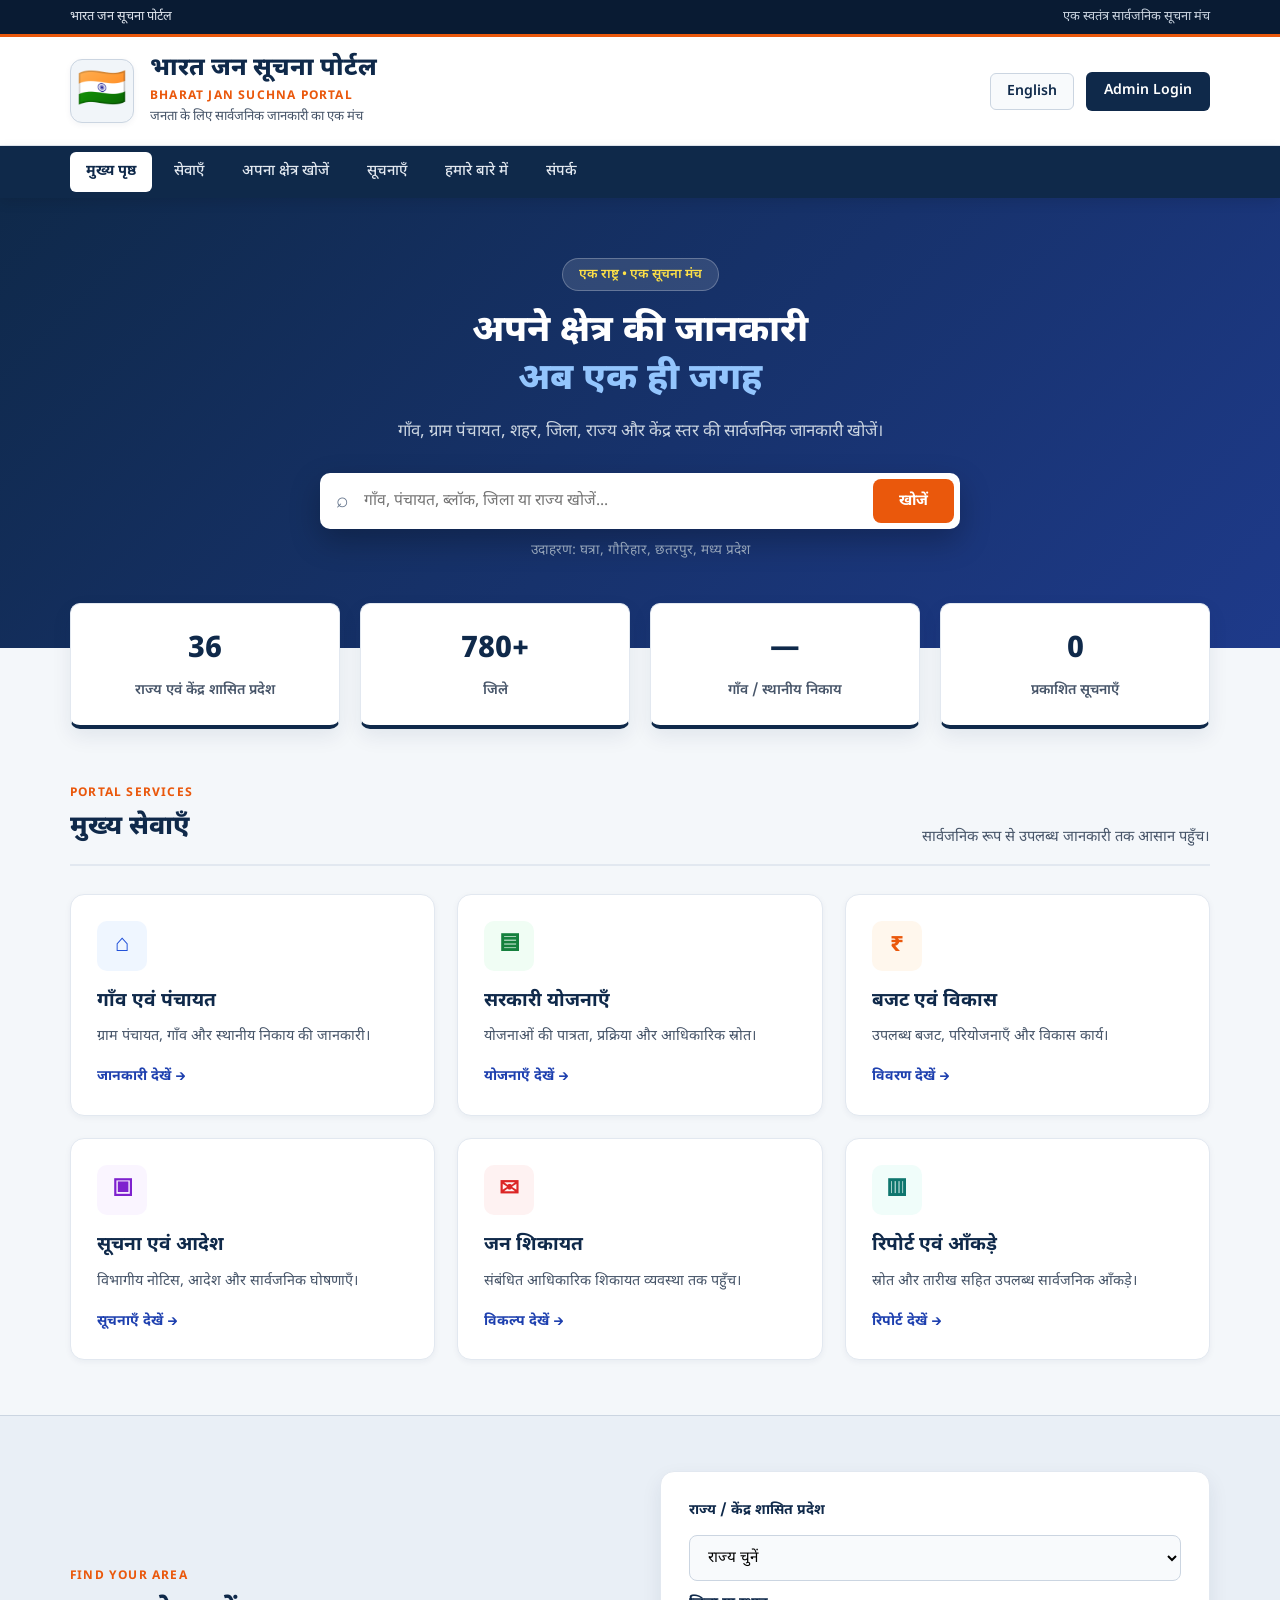
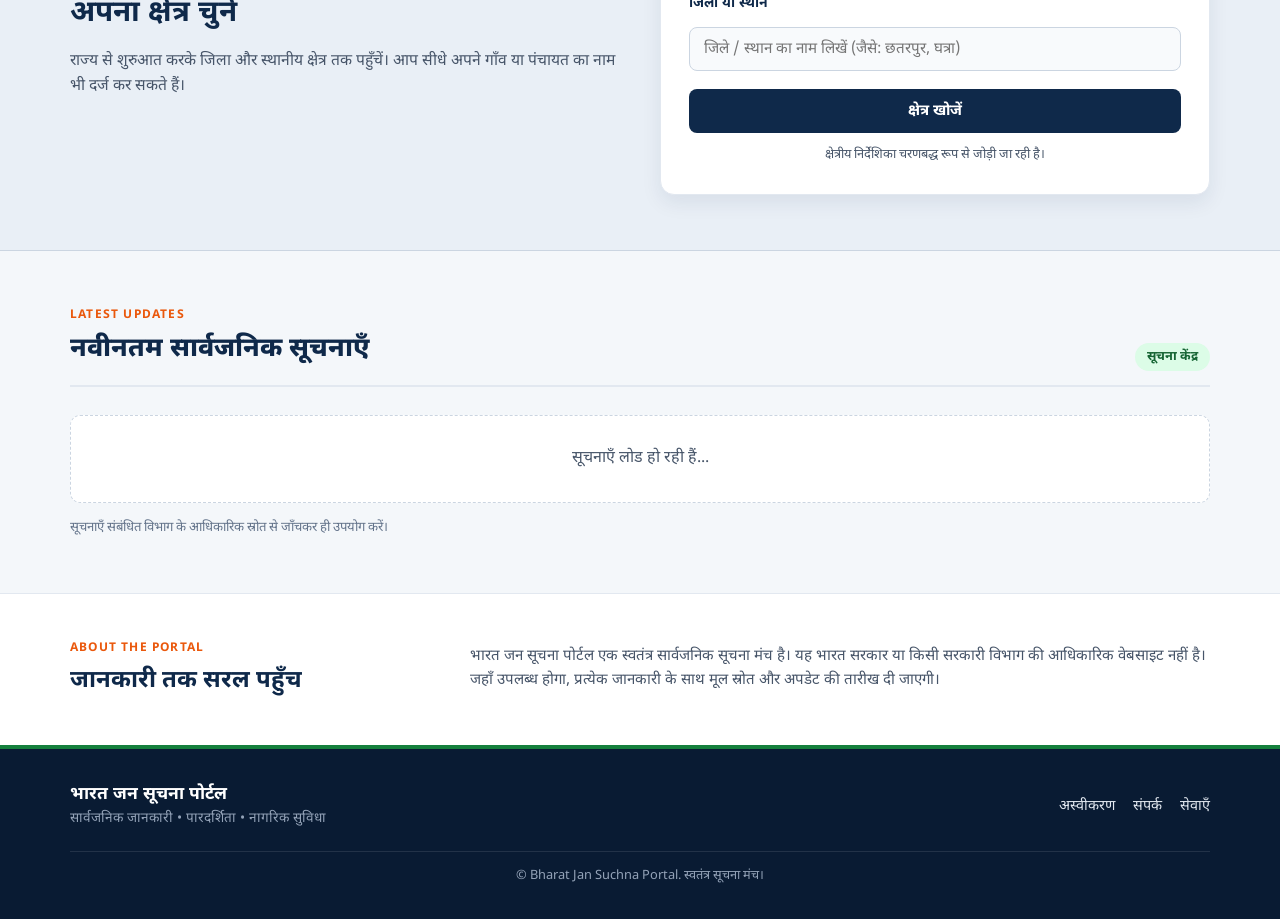
<file: index.html>
<!DOCTYPE html>
<html lang="hi">
<head>
  <meta charset="UTF-8">
  <meta name="viewport" content="width=device-width, initial-scale=1.0">
  <meta name="description" content="भारत जन सूचना पोर्टल — सार्वजनिक जानकारी, सरकारी योजनाएँ और स्थानीय विकास की जानकारी एक जगह।">
  <title>भारत जन सूचना पोर्टल | Bharat Jan Suchna Portal</title>
  <!-- Google Fonts for Clean Hindi & English Typography -->
  <link rel="preconnect" href="https://fonts.googleapis.com">
  <link rel="preconnect" href="https://fonts.gstatic.com" crossorigin>
  <link href="https://fonts.googleapis.com/css2?family=Noto+Sans+Devanagari:wght@400;500;600;700;800&family=Plus+Jakarta+Sans:wght@400;500;600;700&display=swap" rel="stylesheet">
  <!-- Main Stylesheet -->
  <link rel="stylesheet" href="css/style.css">
</head>
<body>
  <!-- Top Accessibility Strip -->
  <div class="top-strip">
    <div class="container top-inner">
      <span>भारत जन सूचना पोर्टल</span>
      <span class="top-right">एक स्वतंत्र सार्वजनिक सूचना मंच</span>
    </div>
  </div>

  <!-- Masthead / Brand Header -->
  <header class="masthead">
    <div class="container brand-row">
      <div class="brand-left">
        <div class="emblem" aria-hidden="true">🇮🇳</div>
        <div class="brand-copy">
          <h1>भारत जन सूचना पोर्टल</h1>
          <p>BHARAT JAN SUCHNA PORTAL</p>
          <small>जनता के लिए सार्वजनिक जानकारी का एक मंच</small>
        </div>
      </div>
      <div class="header-actions">
        <button class="language-btn" id="languageBtn" type="button">English</button>
        <a class="login-btn" href="admin.html" aria-label="एडमिन लॉगिन">Admin Login</a>
      </div>
    </div>
  </header>

  <!-- Main Navigation -->
  <nav class="main-nav">
    <div class="container nav-inner">
      <a class="active" href="index.html">मुख्य पृष्ठ</a>
      <a href="#services">सेवाएँ</a>
      <a href="#explore">अपना क्षेत्र खोजें</a>
      <a href="#notices">सूचनाएँ</a>
      <a href="#about">हमारे बारे में</a>
      <a href="#contact">संपर्क</a>
    </div>
  </nav>

  <main>
    <!-- Hero Section -->
    <section class="hero">
      <div class="container hero-content">
        <div class="hero-label">एक राष्ट्र • एक सूचना मंच</div>
        <h2>अपने क्षेत्र की जानकारी<br><span>अब एक ही जगह</span></h2>
        <p>गाँव, ग्राम पंचायत, शहर, जिला, राज्य और केंद्र स्तर की सार्वजनिक जानकारी खोजें।</p>
        <form class="search-box" id="areaSearch">
          <span class="search-icon" aria-hidden="true">⌕</span>
          <input id="searchInput" type="search" placeholder="गाँव, पंचायत, ब्लॉक, जिला या राज्य खोजें..." aria-label="क्षेत्र खोजें" required>
          <button type="submit">खोजें</button>
        </form>
        <div class="search-hint">उदाहरण: घत्रा, गौरिहार, छतरपुर, मध्य प्रदेश</div>
      </div>
    </section>

    <!-- Portal Statistics Section -->
    <section class="container stats-section" aria-label="पोर्टल आँकड़े">
      <div class="stat-card">
        <strong id="statesCount">36</strong>
        <span>राज्य एवं केंद्र शासित प्रदेश</span>
      </div>
      <div class="stat-card">
        <strong id="districtsCount">780+</strong>
        <span>जिले</span>
      </div>
      <div class="stat-card">
        <strong id="villagesCount">—</strong>
        <span>गाँव / स्थानीय निकाय</span>
      </div>
      <div class="stat-card">
        <strong id="noticesCount">0</strong>
        <span>प्रकाशित सूचनाएँ</span>
      </div>
    </section>

    <!-- Core Services Section -->
    <section class="container content-section" id="services">
      <div class="section-heading">
        <div>
          <span class="eyebrow">PORTAL SERVICES</span>
          <h2>मुख्य सेवाएँ</h2>
        </div>
        <p>सार्वजनिक रूप से उपलब्ध जानकारी तक आसान पहुँच।</p>
      </div>
      <div class="service-grid">
        <a class="service-card" href="states.html">
          <span class="service-icon blue">⌂</span>
          <h3>गाँव एवं पंचायत</h3>
          <p>ग्राम पंचायत, गाँव और स्थानीय निकाय की जानकारी।</p>
          <b>जानकारी देखें →</b>
        </a>
        <a class="service-card" href="schemes.html">
          <span class="service-icon green">▤</span>
          <h3>सरकारी योजनाएँ</h3>
          <p>योजनाओं की पात्रता, प्रक्रिया और आधिकारिक स्रोत।</p>
          <b>योजनाएँ देखें →</b>
        </a>
        <a class="service-card" href="budget.html">
          <span class="service-icon orange">₹</span>
          <h3>बजट एवं विकास</h3>
          <p>उपलब्ध बजट, परियोजनाएँ और विकास कार्य।</p>
          <b>विवरण देखें →</b>
        </a>
        <a class="service-card" href="notices.html">
          <span class="service-icon purple">▣</span>
          <h3>सूचना एवं आदेश</h3>
          <p>विभागीय नोटिस, आदेश और सार्वजनिक घोषणाएँ।</p>
          <b>सूचनाएँ देखें →</b>
        </a>
        <a class="service-card" href="complaints.html">
          <span class="service-icon red">✉</span>
          <h3>जन शिकायत</h3>
          <p>संबंधित आधिकारिक शिकायत व्यवस्था तक पहुँच।</p>
          <b>विकल्प देखें →</b>
        </a>
        <a class="service-card" href="reports.html">
          <span class="service-icon teal">▥</span>
          <h3>रिपोर्ट एवं आँकड़े</h3>
          <p>स्रोत और तारीख सहित उपलब्ध सार्वजनिक आँकड़े।</p>
          <b>रिपोर्ट देखें →</b>
        </a>
      </div>
    </section>

    <!-- Explore Your Area Section -->
    <section class="explore-section" id="explore">
      <div class="container explore-grid">
        <div class="explore-copy">
          <span class="eyebrow">FIND YOUR AREA</span>
          <h2>अपना क्षेत्र चुनें</h2>
          <p>राज्य से शुरुआत करके जिला और स्थानीय क्षेत्र तक पहुँचें। आप सीधे अपने गाँव या पंचायत का नाम भी दर्ज कर सकते हैं।</p>
        </div>
        <div class="select-panel">
          <label for="stateSelect">राज्य / केंद्र शासित प्रदेश</label>
          <select id="stateSelect">
            <option value="">राज्य चुनें</option>
          </select>
          <label for="districtInput">जिला या स्थान</label>
          <input id="districtInput" type="text" placeholder="जिले / स्थान का नाम लिखें (जैसे: छतरपुर, घत्रा)">
          <button type="button" id="exploreBtn">क्षेत्र खोजें</button>
          <small>क्षेत्रीय निर्देशिका चरणबद्ध रूप से जोड़ी जा रही है।</small>
        </div>
      </div>
    </section>

    <!-- Latest Public Notices Section -->
    <section class="container content-section notices-section" id="notices">
      <div class="section-heading">
        <div>
          <span class="eyebrow">LATEST UPDATES</span>
          <h2>नवीनतम सार्वजनिक सूचनाएँ</h2>
        </div>
        <span class="status-pill">सूचना केंद्र</span>
      </div>
      <div id="noticeList" class="notice-list">
        <div class="empty-state">सूचनाएँ लोड हो रही हैं...</div>
      </div>
      <p class="disclaimer">सूचनाएँ संबंधित विभाग के आधिकारिक स्रोत से जाँचकर ही उपयोग करें।</p>
    </section>

    <!-- About Band -->
    <section class="about-band" id="about">
      <div class="container about-inner">
        <div>
          <span class="eyebrow">ABOUT THE PORTAL</span>
          <h2>जानकारी तक सरल पहुँच</h2>
        </div>
        <p>भारत जन सूचना पोर्टल एक स्वतंत्र सार्वजनिक सूचना मंच है। यह भारत सरकार या किसी सरकारी विभाग की आधिकारिक वेबसाइट नहीं है। जहाँ उपलब्ध होगा, प्रत्येक जानकारी के साथ मूल स्रोत और अपडेट की तारीख दी जाएगी।</p>
      </div>
    </section>
  </main>

  <!-- Footer -->
  <footer id="contact">
    <div class="container footer-inner">
      <div>
        <strong>भारत जन सूचना पोर्टल</strong>
        <p>सार्वजनिक जानकारी • पारदर्शिता • नागरिक सुविधा</p>
      </div>
      <div class="footer-links">
        <a href="#about">अस्वीकरण</a>
        <a href="#contact">संपर्क</a>
        <a href="#services">सेवाएँ</a>
      </div>
      <small>© <span id="year"></span> Bharat Jan Suchna Portal. स्वतंत्र सूचना मंच।</small>
    </div>
  </footer>

  <!-- Modular JS with Firebase Integration -->
  <script type="module" src="js/home.js"></script>
</body>
</html>
</file>
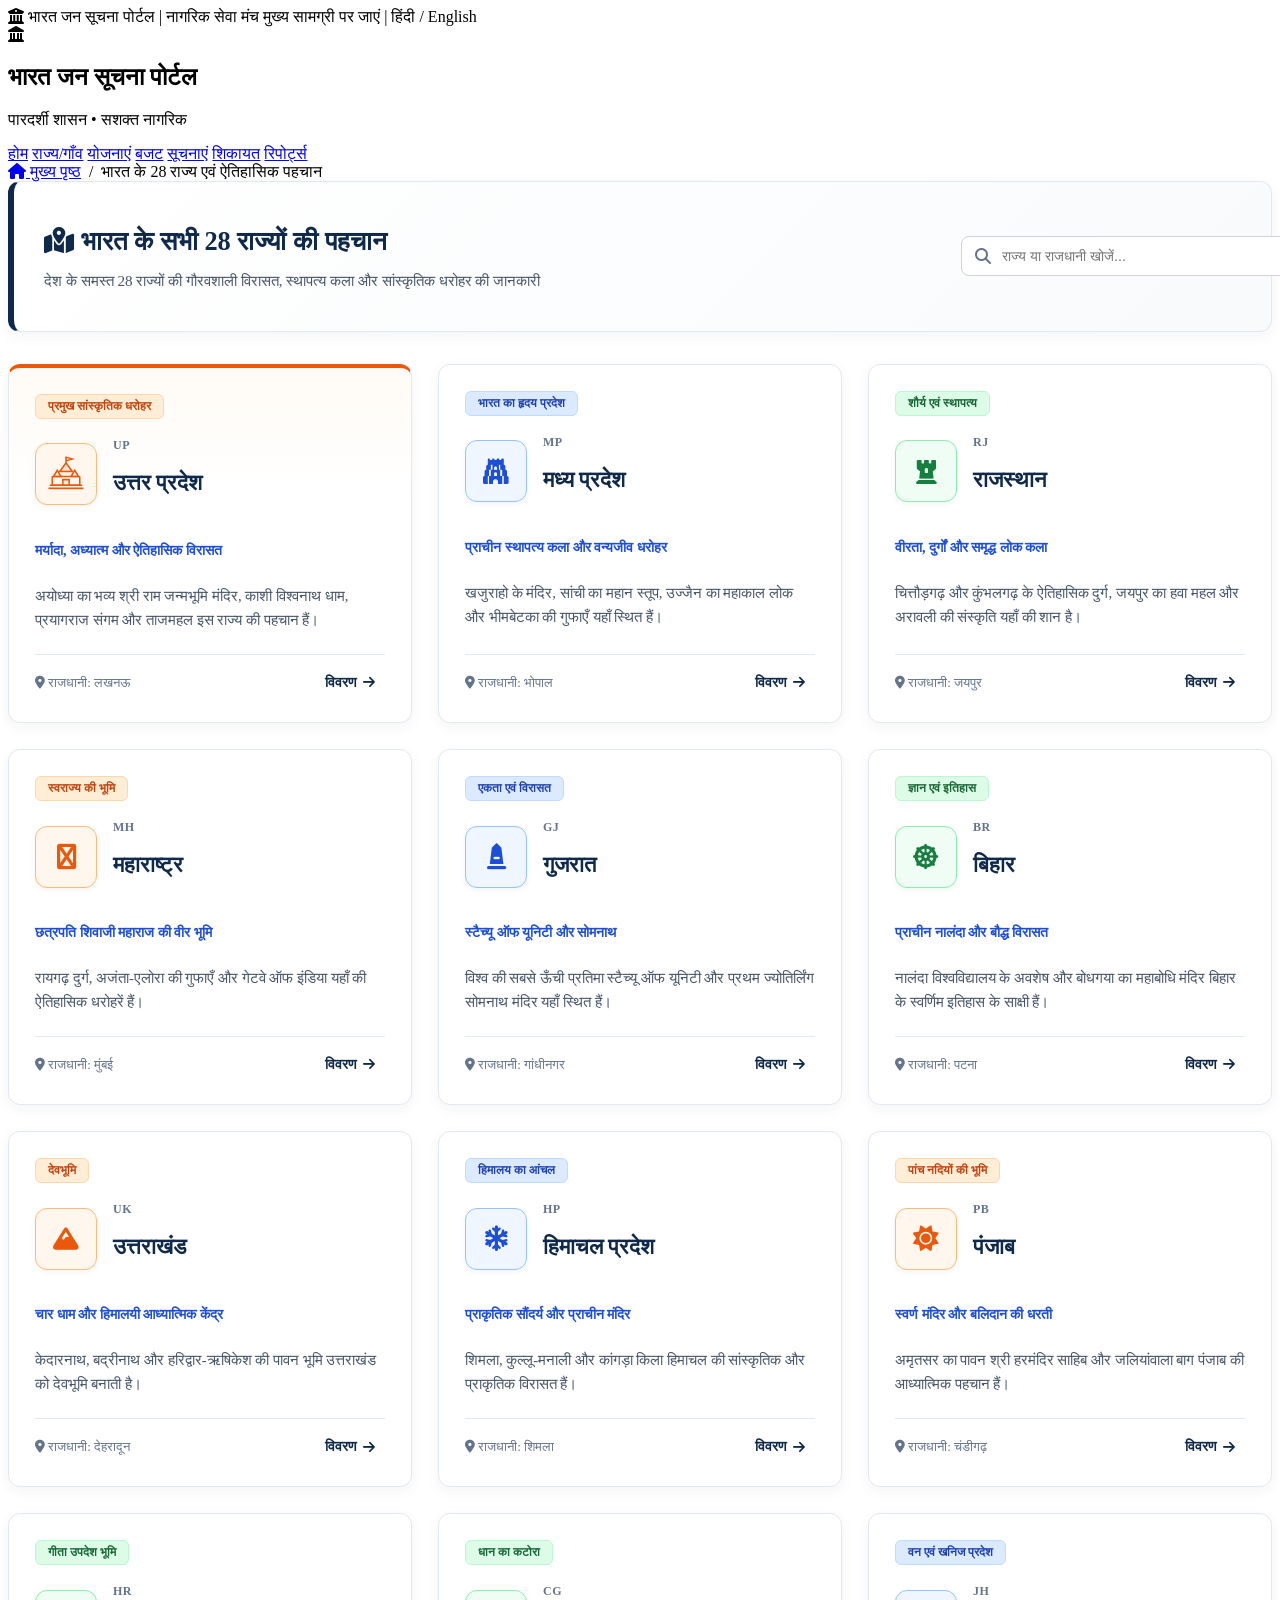
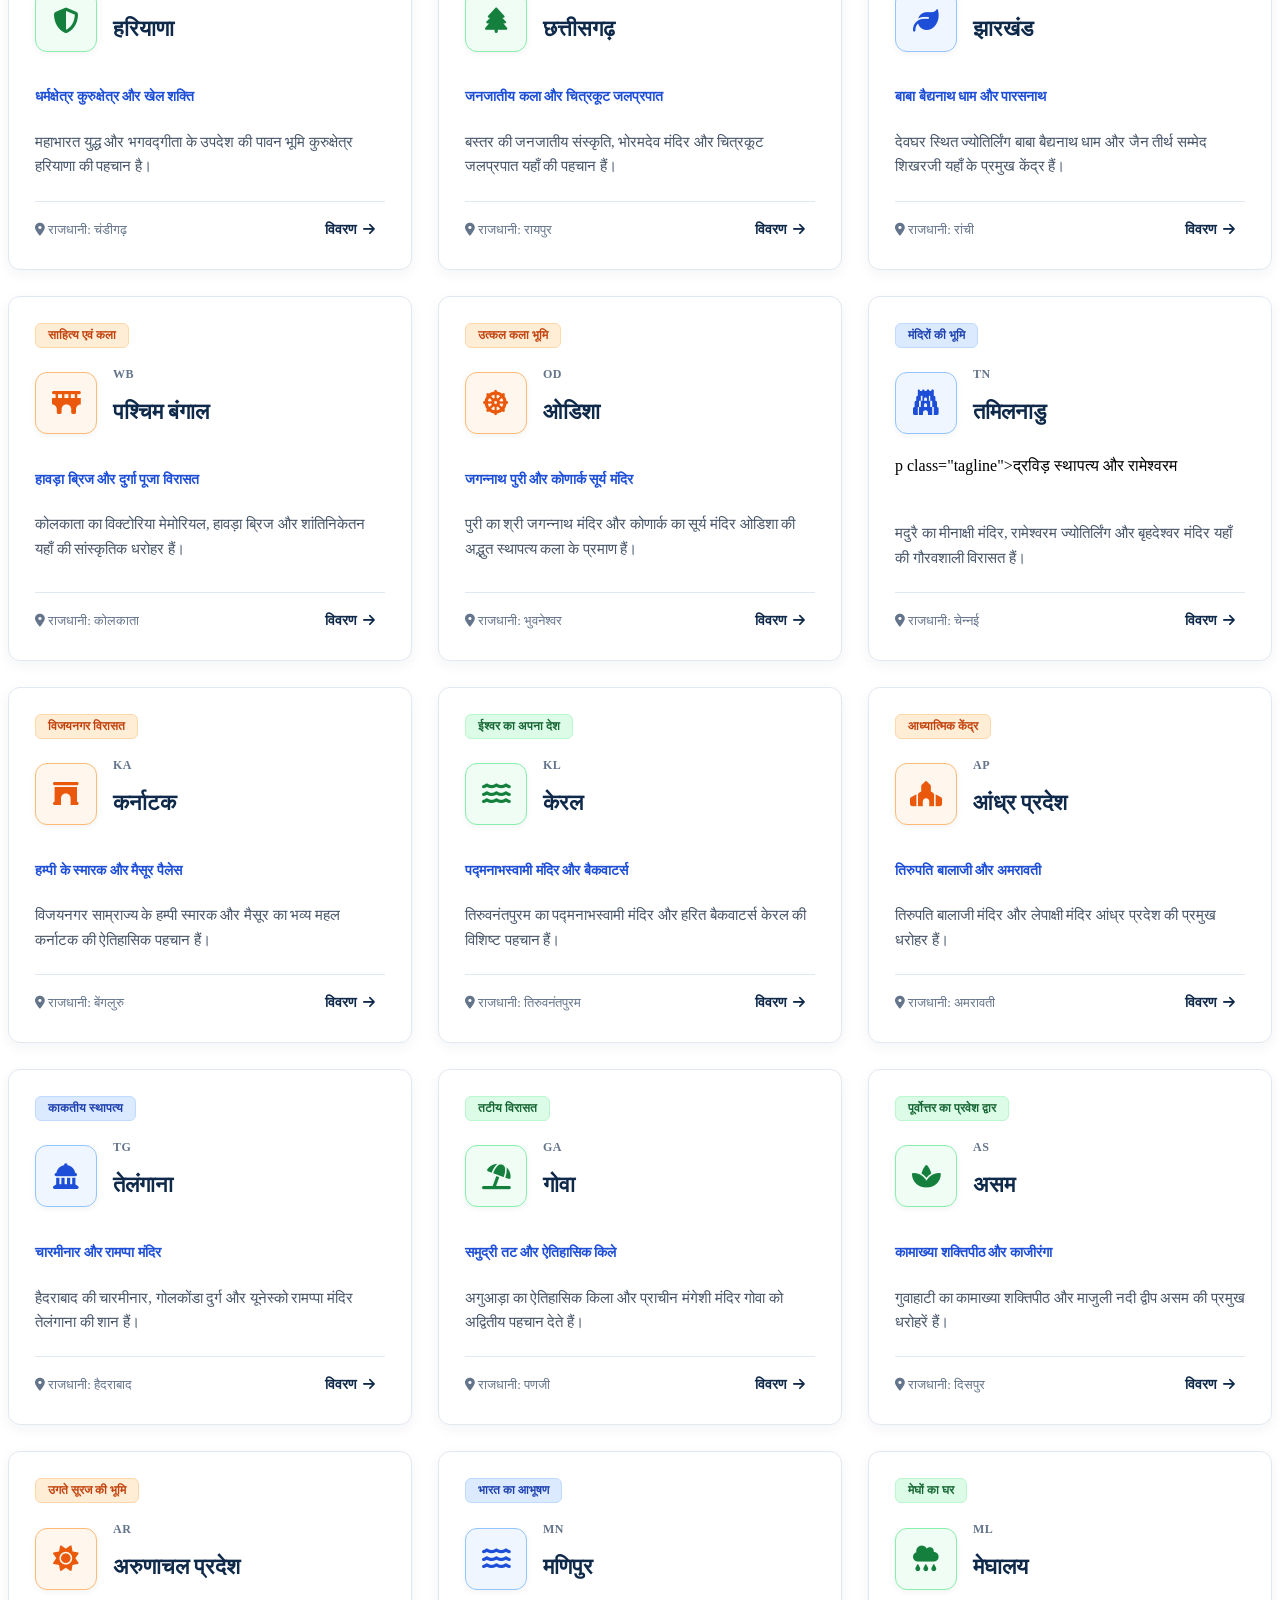
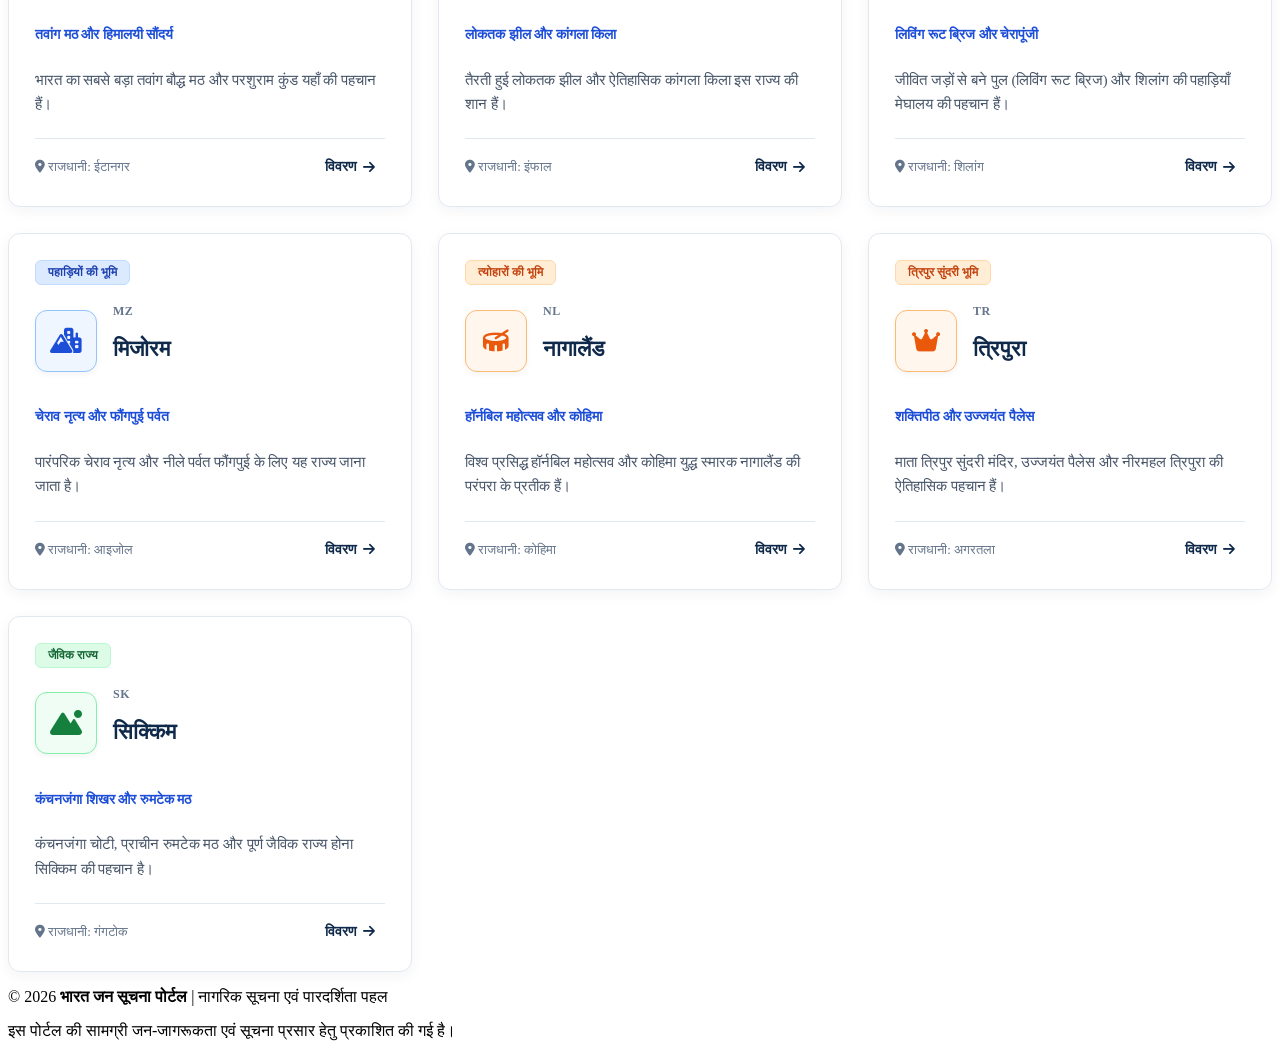
<file: states.html>
<!DOCTYPE html>
<html lang="hi">
<head>
    <meta charset="UTF-8">
    <meta name="viewport" content="width=device-width, initial-scale=1.0">
    <title>भारत के सभी 28 राज्य एवं पहचान - भारत जन सूचना पोर्टल</title>
    <!-- Google Fonts -->
    <link href="https://fonts.googleapis.com/css2?family=Noto+Sans+Devanagari:wght@400;500;600;700&family=Poppins:wght@400;500;600;700&display=swap" rel="stylesheet">
    <!-- FontAwesome Icons -->
    <link rel="stylesheet" href="https://cdnjs.cloudflare.com/ajax/libs/font-awesome/6.4.0/css/all.min.css">
    
    <!-- CSS Files -->
    
    <link rel="stylesheet" href="css/states.css">
</head>
<body>

    <!-- Top Govt Accessibility & Info Strip -->
    <div class="gov-top-strip">
        <div class="strip-content">
            <span><i class="fa-solid fa-building-columns"></i> भारत जन सूचना पोर्टल | नागरिक सेवा मंच</span>
            <span>मुख्य सामग्री पर जाएं | हिंदी / English</span>
        </div>
    </div>

    <!-- Main Official Header & Navbar -->
    <header class="navbar">
        <div class="logo-section">
            <div class="emblem-box">
                <i class="fa-solid fa-landmark"></i>
            </div>
            <div>
                <h2 class="portal-title">भारत जन सूचना पोर्टल</h2>
                <p class="portal-subtitle">पारदर्शी शासन • सशक्त नागरिक</p>
            </div>
        </div>
        <nav class="nav-links">
            <a href="index.html">होम</a>
            <a href="village.html" class="active">राज्य/गाँव</a>
            <a href="schemes.html">योजनाएं</a>
            <a href="budget.html">बजट</a>
            <a href="notices.html">सूचनाएं</a>
            <a href="complaints.html">शिकायत</a>
            <a href="reports.html">रिपोर्ट्स</a>
        </nav>
    </header>

    <!-- Breadcrumb Bar -->
    <div class="breadcrumb-bar">
        <div class="breadcrumb-container">
            <a href="index.html"><i class="fa-solid fa-house"></i> मुख्य पृष्ठ</a> &nbsp;/&nbsp; <span>भारत के 28 राज्य एवं ऐतिहासिक पहचान</span>
        </div>
    </div>

    <!-- Main Container -->
    <main class="container">
        <div class="page-header">
            <div class="header-text">
                <h1><i class="fa-solid fa-map-location-dot"></i> भारत के सभी 28 राज्यों की पहचान</h1>
                <p>देश के समस्त 28 राज्यों की गौरवशाली विरासत, स्थापत्य कला और सांस्कृतिक धरोहर की जानकारी</p>
            </div>
            <!-- Search Box -->
            <div class="search-box">
                <i class="fa-solid fa-magnifying-glass"></i>
                <input type="text" id="stateSearchInput" placeholder="राज्य या राजधानी खोजें...">
            </div>
        </div>

        <!-- States & Heritage Cards Grid (सभी 28 राज्यों के कार्ड्स सीधे यहाँ हैं) -->
        <div class="cards-grid" id="statesGrid">

            <!-- 1. Uttar Pradesh -->
            <div class="state-card featured-up" data-name="उत्तर प्रदेश uttar pradesh ayodhya ram mandir lucknow">
                <div class="card-top-ribbon saffron-ribbon">प्रमुख सांस्कृतिक धरोहर</div>
                <div class="card-header-flex">
                    <div class="icon-badge saffron-badge" title="श्री राम मंदिर वास्तुकला प्रतीक">
                        <svg class="temple-svg" viewBox="0 0 64 64" fill="none" stroke="currentColor" stroke-width="2.5">
                            <path d="M32 4V14M32 5L42 8L32 11" stroke="#ea580c" stroke-width="2.5"/>
                            <path d="M22 28L32 14L42 28H22Z" fill="rgba(234, 88, 12, 0.15)"/>
                            <path d="M12 36L18 26L24 36H12Z"/>
                            <path d="M40 36L46 26L52 36H40Z"/>
                            <rect x="10" y="36" width="44" height="14" rx="1"/>
                            <path d="M27 50V41H37V50"/>
                            <path d="M6 50H58M4 55H60"/>
                        </svg>
                    </div>
                    <div>
                        <span class="state-code">UP</span>
                        <h2>उत्तर प्रदेश</h2>
                    </div>
                </div>
                <p class="tagline">मर्यादा, अध्यात्म और ऐतिहासिक विरासत</p>
                <p class="description">अयोध्या का भव्य श्री राम जन्मभूमि मंदिर, काशी विश्वनाथ धाम, प्रयागराज संगम और ताजमहल इस राज्य की पहचान हैं।</p>
                <div class="card-meta">
                    <span><i class="fa-solid fa-location-dot"></i> राजधानी: लखनऊ</span>
                    <button class="details-btn" onclick="openModal('उत्तर प्रदेश', 'लखनऊ', '75 जिले', 'श्री राम जन्मभूमि मंदिर, काशी विश्वनाथ, ताजमहल', 'अयोध्या, वाराणसी, लखनऊ')">विवरण <i class="fa-solid fa-arrow-right"></i></button>
                </div>
            </div>

            <!-- 2. Madhya Pradesh -->
            <div class="state-card" data-name="मध्य प्रदेश madhya pradesh bhopal khajuraho ujjain">
                <div class="card-top-ribbon navy-ribbon">भारत का हृदय प्रदेश</div>
                <div class="card-header-flex">
                    <div class="icon-badge navy-badge"><i class="fa-solid fa-gopuram"></i></div>
                    <div>
                        <span class="state-code">MP</span>
                        <h2>मध्य प्रदेश</h2>
                    </div>
                </div>
                <p class="tagline">प्राचीन स्थापत्य कला और वन्यजीव धरोहर</p>
                <p class="description">खजुराहो के मंदिर, सांची का महान स्तूप, उज्जैन का महाकाल लोक और भीमबेटका की गुफाएँ यहाँ स्थित हैं।</p>
                <div class="card-meta">
                    <span><i class="fa-solid fa-location-dot"></i> राजधानी: भोपाल</span>
                    <button class="details-btn" onclick="openModal('मध्य प्रदेश', 'भोपाल', '55 जिले', 'खजुराहो मंदिर, सांची स्तूप, महाकाल लोक', 'खजुराहो, भोपाल, उज्जैन')">विवरण <i class="fa-solid fa-arrow-right"></i></button>
                </div>
            </div>

            <!-- 3. Rajasthan -->
            <div class="state-card" data-name="राजस्थान rajasthan jaipur hawa mahal">
                <div class="card-top-ribbon green-ribbon">शौर्य एवं स्थापत्य</div>
                <div class="card-header-flex">
                    <div class="icon-badge green-badge"><i class="fa-solid fa-chess-rook"></i></div>
                    <div>
                        <span class="state-code">RJ</span>
                        <h2>राजस्थान</h2>
                    </div>
                </div>
                <p class="tagline">वीरता, दुर्गों और समृद्ध लोक कला</p>
                <p class="description">चित्तौड़गढ़ और कुंभलगढ़ के ऐतिहासिक दुर्ग, जयपुर का हवा महल और अरावली की संस्कृति यहाँ की शान है।</p>
                <div class="card-meta">
                    <span><i class="fa-solid fa-location-dot"></i> राजधानी: जयपुर</span>
                    <button class="details-btn" onclick="openModal('राजस्थान', 'जयपुर', '50 जिले', 'चित्तौड़गढ़ दुर्ग, हवा महल, आमेर किला', 'जयपुर, उदयपुर, जोधपुर')">विवरण <i class="fa-solid fa-arrow-right"></i></button>
                </div>
            </div>

            <!-- 4. Maharashtra -->
            <div class="state-card" data-name="महाराष्ट्र maharashtra mumbai pune">
                <div class="card-top-ribbon saffron-ribbon">स्वराज्य की भूमि</div>
                <div class="card-header-flex">
                    <div class="icon-badge saffron-badge"><i class="fa-solid fa-fort-awesome"></i></div>
                    <div>
                        <span class="state-code">MH</span>
                        <h2>महाराष्ट्र</h2>
                    </div>
                </div>
                <p class="tagline">छत्रपति शिवाजी महाराज की वीर भूमि</p>
                <p class="description">रायगढ़ दुर्ग, अजंता-एलोरा की गुफाएँ और गेटवे ऑफ इंडिया यहाँ की ऐतिहासिक धरोहरें हैं।</p>
                <div class="card-meta">
                    <span><i class="fa-solid fa-location-dot"></i> राजधानी: मुंबई</span>
                    <button class="details-btn" onclick="openModal('महाराष्ट्र', 'मुंबई', '36 जिले', 'अजंता-एलोरा गुफाएँ, रायगढ़ किला', 'मुंबई, पुणे, नागपुर')">विवरण <i class="fa-solid fa-arrow-right"></i></button>
                </div>
            </div>

            <!-- 5. Gujarat -->
            <div class="state-card" data-name="गुजरात gujarat gandhinagar somnath statue of unity">
                <div class="card-top-ribbon navy-ribbon">एकता एवं विरासत</div>
                <div class="card-header-flex">
                    <div class="icon-badge navy-badge"><i class="fa-solid fa-monument"></i></div>
                    <div>
                        <span class="state-code">GJ</span>
                        <h2>गुजरात</h2>
                    </div>
                </div>
                <p class="tagline">स्टैच्यू ऑफ यूनिटी और सोमनाथ</p>
                <p class="description">विश्व की सबसे ऊँची प्रतिमा स्टैच्यू ऑफ यूनिटी और प्रथम ज्योतिर्लिंग सोमनाथ मंदिर यहाँ स्थित हैं।</p>
                <div class="card-meta">
                    <span><i class="fa-solid fa-location-dot"></i> राजधानी: गांधीनगर</span>
                    <button class="details-btn" onclick="openModal('गुजरात', 'गांधीनगर', '33 जिले', 'स्टैच्यू ऑफ यूनिटी, सोमनाथ मंदिर, धोलावीरा', 'अहमदाबाद, सोमनाथ, वडोदरा')">विवरण <i class="fa-solid fa-arrow-right"></i></button>
                </div>
            </div>

            <!-- 6. Bihar -->
            <div class="state-card" data-name="बिहार bihar patna nalanda bodhgaya">
                <div class="card-top-ribbon green-ribbon">ज्ञान एवं इतिहास</div>
                <div class="card-header-flex">
                    <div class="icon-badge green-badge"><i class="fa-solid fa-dharmachakra"></i></div>
                    <div>
                        <span class="state-code">BR</span>
                        <h2>बिहार</h2>
                    </div>
                </div>
                <p class="tagline">प्राचीन नालंदा और बौद्ध विरासत</p>
                <p class="description">नालंदा विश्वविद्यालय के अवशेष और बोधगया का महाबोधि मंदिर बिहार के स्वर्णिम इतिहास के साक्षी हैं।</p>
                <div class="card-meta">
                    <span><i class="fa-solid fa-location-dot"></i> राजधानी: पटना</span>
                    <button class="details-btn" onclick="openModal('बिहार', 'पटना', '38 जिले', 'नालंदा विश्वविद्यालय, महाबोधि मंदिर (बोधगया)', 'पटना, बोधगया, राजगीर')">विवरण <i class="fa-solid fa-arrow-right"></i></button>
                </div>
            </div>

            <!-- 7. Uttarakhand -->
            <div class="state-card" data-name="उत्तराखंड uttarakhand dehradun kedarnath badrinath">
                <div class="card-top-ribbon saffron-ribbon">देवभूमि</div>
                <div class="card-header-flex">
                    <div class="icon-badge saffron-badge"><i class="fa-solid fa-mountain"></i></div>
                    <div>
                        <span class="state-code">UK</span>
                        <h2>उत्तराखंड</h2>
                    </div>
                </div>
                <p class="tagline">चार धाम और हिमालयी आध्यात्मिक केंद्र</p>
                <p class="description">केदारनाथ, बद्रीनाथ और हरिद्वार-ऋषिकेश की पावन भूमि उत्तराखंड को देवभूमि बनाती है।</p>
                <div class="card-meta">
                    <span><i class="fa-solid fa-location-dot"></i> राजधानी: देहरादून</span>
                    <button class="details-btn" onclick="openModal('उत्तराखंड', 'देहरादून', '13 जिले', 'केदारनाथ, बद्रीनाथ, हर की पौड़ी', 'हरिद्वार, केदारनाथ, ऋषिकेश')">विवरण <i class="fa-solid fa-arrow-right"></i></button>
                </div>
            </div>

            <!-- 8. Himachal Pradesh -->
            <div class="state-card" data-name="हिमाचल प्रदेश himachal pradesh shimla">
                <div class="card-top-ribbon navy-ribbon">हिमालय का आंचल</div>
                <div class="card-header-flex">
                    <div class="icon-badge navy-badge"><i class="fa-solid fa-snowflake"></i></div>
                    <div>
                        <span class="state-code">HP</span>
                        <h2>हिमाचल प्रदेश</h2>
                    </div>
                </div>
                <p class="tagline">प्राकृतिक सौंदर्य और प्राचीन मंदिर</p>
                <p class="description">शिमला, कुल्लू-मनाली और कांगड़ा किला हिमाचल की सांस्कृतिक और प्राकृतिक विरासत हैं।</p>
                <div class="card-meta">
                    <span><i class="fa-solid fa-location-dot"></i> राजधानी: शिमला</span>
                    <button class="details-btn" onclick="openModal('हिमाचल प्रदेश', 'शिमला', '12 जिले', 'कांगड़ा दुर्ग, हडिम्बा मंदिर', 'शिमला, मनाली, धर्मशाला')">विवरण <i class="fa-solid fa-arrow-right"></i></button>
                </div>
            </div>

            <!-- 9. Punjab -->
            <div class="state-card" data-name="पंजाब punjab chandigarh amritsar golden temple">
                <div class="card-top-ribbon saffron-ribbon">पांच नदियों की भूमि</div>
                <div class="card-header-flex">
                    <div class="icon-badge saffron-badge"><i class="fa-solid fa-sun"></i></div>
                    <div>
                        <span class="state-code">PB</span>
                        <h2>पंजाब</h2>
                    </div>
                </div>
                <p class="tagline">स्वर्ण मंदिर और बलिदान की धरती</p>
                <p class="description">अमृतसर का पावन श्री हरमंदिर साहिब और जलियांवाला बाग पंजाब की आध्यात्मिक पहचान हैं।</p>
                <div class="card-meta">
                    <span><i class="fa-solid fa-location-dot"></i> राजधानी: चंडीगढ़</span>
                    <button class="details-btn" onclick="openModal('पंजाब', 'चंडीगढ़', '23 जिले', 'श्री हरमंदिर साहिब, जलियांवाला बाग', 'अमृतसर, लुधियाना, पटियाला')">विवरण <i class="fa-solid fa-arrow-right"></i></button>
                </div>
            </div>

            <!-- 10. Haryana -->
            <div class="state-card" data-name="हरियाणा haryana chandigarh kurukshetra">
                <div class="card-top-ribbon green-ribbon">गीता उपदेश भूमि</div>
                <div class="card-header-flex">
                    <div class="icon-badge green-badge"><i class="fa-solid fa-shield-halved"></i></div>
                    <div>
                        <span class="state-code">HR</span>
                        <h2>हरियाणा</h2>
                    </div>
                </div>
                <p class="tagline">धर्मक्षेत्र कुरुक्षेत्र और खेल शक्ति</p>
                <p class="description">महाभारत युद्ध और भगवद्गीता के उपदेश की पावन भूमि कुरुक्षेत्र हरियाणा की पहचान है।</p>
                <div class="card-meta">
                    <span><i class="fa-solid fa-location-dot"></i> राजधानी: चंडीगढ़</span>
                    <button class="details-btn" onclick="openModal('हरियाणा', 'चंडीगढ़', '22 जिले', 'ब्रह्मसरोवर कुरुक्षेत्र, पानीपत संग्रहालय', 'कुरुक्षेत्र, पानीपत, गुरुग्राम')">विवरण <i class="fa-solid fa-arrow-right"></i></button>
                </div>
            </div>

            <!-- 11. Chhattisgarh -->
            <div class="state-card" data-name="छत्तीसगढ़ chhattisgarh raipur">
                <div class="card-top-ribbon green-ribbon">धान का कटोरा</div>
                <div class="card-header-flex">
                    <div class="icon-badge green-badge"><i class="fa-solid fa-tree"></i></div>
                    <div>
                        <span class="state-code">CG</span>
                        <h2>छत्तीसगढ़</h2>
                    </div>
                </div>
                <p class="tagline">जनजातीय कला और चित्रकूट जलप्रपात</p>
                <p class="description">बस्तर की जनजातीय संस्कृति, भोरमदेव मंदिर और चित्रकूट जलप्रपात यहाँ की पहचान हैं।</p>
                <div class="card-meta">
                    <span><i class="fa-solid fa-location-dot"></i> राजधानी: रायपुर</span>
                    <button class="details-btn" onclick="openModal('छत्तीसगढ़', 'रायपुर', '33 जिले', 'भोरमदेव मंदिर, चित्रकूट जलप्रपात', 'रायपुर, बस्तर, बिलासपुर')">विवरण <i class="fa-solid fa-arrow-right"></i></button>
                </div>
            </div>

            <!-- 12. Jharkhand -->
            <div class="state-card" data-name="झारखंड jharkhand ranchi deoghar">
                <div class="card-top-ribbon navy-ribbon">वन एवं खनिज प्रदेश</div>
                <div class="card-header-flex">
                    <div class="icon-badge navy-badge"><i class="fa-solid fa-leaf"></i></div>
                    <div>
                        <span class="state-code">JH</span>
                        <h2>झारखंड</h2>
                    </div>
                </div>
                <p class="tagline">बाबा बैद्यनाथ धाम और पारसनाथ</p>
                <p class="description">देवघर स्थित ज्योतिर्लिंग बाबा बैद्यनाथ धाम और जैन तीर्थ सम्मेद शिखरजी यहाँ के प्रमुख केंद्र हैं।</p>
                <div class="card-meta">
                    <span><i class="fa-solid fa-location-dot"></i> राजधानी: रांची</span>
                    <button class="details-btn" onclick="openModal('झारखंड', 'रांची', '24 जिले', 'बाबा बैद्यनाथ मंदिर, पारसनाथ पहाड़ी', 'रांची, देवघर, जमशेदपुर')">विवरण <i class="fa-solid fa-arrow-right"></i></button>
                </div>
            </div>

            <!-- 13. West Bengal -->
            <div class="state-card" data-name="पश्चिम बंगाल west bengal kolkata howrah bridge">
                <div class="card-top-ribbon saffron-ribbon">साहित्य एवं कला</div>
                <div class="card-header-flex">
                    <div class="icon-badge saffron-badge"><i class="fa-solid fa-bridge"></i></div>
                    <div>
                        <span class="state-code">WB</span>
                        <h2>पश्चिम बंगाल</h2>
                    </div>
                </div>
                <p class="tagline">हावड़ा ब्रिज और दुर्गा पूजा विरासत</p>
                <p class="description">कोलकाता का विक्टोरिया मेमोरियल, हावड़ा ब्रिज और शांतिनिकेतन यहाँ की सांस्कृतिक धरोहर हैं।</p>
                <div class="card-meta">
                    <span><i class="fa-solid fa-location-dot"></i> राजधानी: कोलकाता</span>
                    <button class="details-btn" onclick="openModal('पश्चिम बंगाल', 'कोलकाता', '23 जिले', 'विक्टोरिया मेमोरियल, शांतिनिकेतन', 'कोलकाता, दार्जिलिंग')">विवरण <i class="fa-solid fa-arrow-right"></i></button>
                </div>
            </div>

            <!-- 14. Odisha -->
            <div class="state-card" data-name="ओडिशा odisha bhubaneswar puri jagannath">
                <div class="card-top-ribbon saffron-ribbon">उत्कल कला भूमि</div>
                <div class="card-header-flex">
                    <div class="icon-badge saffron-badge"><i class="fa-solid fa-dharmachakra"></i></div>
                    <div>
                        <span class="state-code">OD</span>
                        <h2>ओडिशा</h2>
                    </div>
                </div>
                <p class="tagline">जगन्नाथ पुरी और कोणार्क सूर्य मंदिर</p>
                <p class="description">पुरी का श्री जगन्नाथ मंदिर और कोणार्क का सूर्य मंदिर ओडिशा की अद्भुत स्थापत्य कला के प्रमाण हैं।</p>
                <div class="card-meta">
                    <span><i class="fa-solid fa-location-dot"></i> राजधानी: भुवनेश्वर</span>
                    <button class="details-btn" onclick="openModal('ओडिशा', 'भुवनेश्वर', '30 जिले', 'श्री जगन्नाथ मंदिर पुरी, कोणार्क सूर्य मंदिर', 'भुवनेश्वर, पुरी, कोणार्क')">विवरण <i class="fa-solid fa-arrow-right"></i></button>
                </div>
            </div>

            <!-- 15. Tamil Nadu -->
            <div class="state-card" data-name="तमिलनाडु tamil nadu chennai madurai rameshwaram">
                <div class="card-top-ribbon navy-ribbon">मंदिरों की भूमि</div>
                <div class="card-header-flex">
                    <div class="icon-badge navy-badge"><i class="fa-solid fa-gopuram"></i></div>
                    <div>
                        <span class="state-code">TN</span>
                        <h2>तमिलनाडु</h2>
                    </div>
                    </div>
p class="tagline">द्रविड़ स्थापत्य और रामेश्वरम</p>
                <p class="description">मदुरै का मीनाक्षी मंदिर, रामेश्वरम ज्योतिर्लिंग और बृहदेश्वर मंदिर यहाँ की गौरवशाली विरासत हैं।</p>
                <div class="card-meta">
                    <span><i class="fa-solid fa-location-dot"></i> राजधानी: चेन्नई</span>
                    <button class="details-btn" onclick="openModal('तमिलनाडु', 'चेन्नई', '38 जिले', 'मीनाक्षी मंदिर, बृहदेश्वर मंदिर, रामेश्वरम', 'चेन्नई, मदुरै, रामेश्वरम')">विवरण <i class="fa-solid fa-arrow-right"></i></button>
                </div>
            </div>

            <!-- 16. Karnataka -->
            <div class="state-card" data-name="कर्नाटक karnataka bengaluru hampi mysore">
                <div class="card-top-ribbon saffron-ribbon">विजयनगर विरासत</div>
                <div class="card-header-flex">
                    <div class="icon-badge saffron-badge"><i class="fa-solid fa-archway"></i></div>
                    <div>
                        <span class="state-code">KA</span>
                        <h2>कर्नाटक</h2>
                    </div>
                </div>
                <p class="tagline">हम्पी के स्मारक और मैसूर पैलेस</p>
                <p class="description">विजयनगर साम्राज्य के हम्पी स्मारक और मैसूर का भव्य महल कर्नाटक की ऐतिहासिक पहचान हैं।</p>
                <div class="card-meta">
                    <span><i class="fa-solid fa-location-dot"></i> राजधानी: बेंगलुरु</span>
                    <button class="details-btn" onclick="openModal('कर्नाटक', 'बेंगलुरु', '31 जिले', 'हम्पी स्मारक समूह, मैसूर पैलेस', 'बेंगलुरु, मैसूर, हम्पी')">विवरण <i class="fa-solid fa-arrow-right"></i></button>
                </div>
            </div>

            <!-- 17. Kerala -->
            <div class="state-card" data-name="केरल kerala thiruvananthapuram">
                <div class="card-top-ribbon green-ribbon">ईश्वर का अपना देश</div>
                <div class="card-header-flex">
                    <div class="icon-badge green-badge"><i class="fa-solid fa-water"></i></div>
                    <div>
                        <span class="state-code">KL</span>
                        <h2>केरल</h2>
                    </div>
                </div>
                <p class="tagline">पद्मनाभस्वामी मंदिर और बैकवाटर्स</p>
                <p class="description">तिरुवनंतपुरम का पद्मनाभस्वामी मंदिर और हरित बैकवाटर्स केरल की विशिष्ट पहचान हैं।</p>
                <div class="card-meta">
                    <span><i class="fa-solid fa-location-dot"></i> राजधानी: तिरुवनंतपुरम</span>
                    <button class="details-btn" onclick="openModal('केरल', 'तिरुवनंतपुरम', '14 जिले', 'श्री पद्मनाभस्वामी मंदिर, अलेप्पी बैकवाटर्स', 'तिरुवनंतपुरम, कोच्चि')">विवरण <i class="fa-solid fa-arrow-right"></i></button>
                </div>
            </div>

            <!-- 18. Andhra Pradesh -->
            <div class="state-card" data-name="आंध्र प्रदेश andhra pradesh amaravati tirupati">
                <div class="card-top-ribbon saffron-ribbon">आध्यात्मिक केंद्र</div>
                <div class="card-header-flex">
                    <div class="icon-badge saffron-badge"><i class="fa-solid fa-place-of-worship"></i></div>
                    <div>
                        <span class="state-code">AP</span>
                        <h2>आंध्र प्रदेश</h2>
                    </div>
                </div>
                <p class="tagline">तिरुपति बालाजी और अमरावती</p>
                <p class="description">तिरुपति बालाजी मंदिर और लेपाक्षी मंदिर आंध्र प्रदेश की प्रमुख धरोहर हैं।</p>
                <div class="card-meta">
                    <span><i class="fa-solid fa-location-dot"></i> राजधानी: अमरावती</span>
                    <button class="details-btn" onclick="openModal('आंध्र प्रदेश', 'अमरावती', '26 जिले', 'तिरुपति बालाजी मंदिर, लेपाक्षी मंदिर', 'तिरुपति, विशाखापत्तनम')">विवरण <i class="fa-solid fa-arrow-right"></i></button>
                </div>
            </div>

            <!-- 19. Telangana -->
            <div class="state-card" data-name="तेलंगाना telangana hyderabad charminar">
                <div class="card-top-ribbon navy-ribbon">काकतीय स्थापत्य</div>
                <div class="card-header-flex">
                    <div class="icon-badge navy-badge"><i class="fa-solid fa-landmark-dome"></i></div>
                    <div>
                        <span class="state-code">TG</span>
                        <h2>तेलंगाना</h2>
                    </div>
                </div>
                <p class="tagline">चारमीनार और रामप्पा मंदिर</p>
                <p class="description">हैदराबाद की चारमीनार, गोलकोंडा दुर्ग और यूनेस्को रामप्पा मंदिर तेलंगाना की शान हैं।</p>
                <div class="card-meta">
                    <span><i class="fa-solid fa-location-dot"></i> राजधानी: हैदराबाद</span>
                    <button class="details-btn" onclick="openModal('तेलंगाना', 'हैदराबाद', '33 जिले', 'चारमीनार, गोलकोंडा किला, रामप्पा मंदिर', 'हैदराबाद, वारंगल')">विवरण <i class="fa-solid fa-arrow-right"></i></button>
                </div>
            </div>

            <!-- 20. Goa -->
            <div class="state-card" data-name="गोवा goa panaji">
                <div class="card-top-ribbon green-ribbon">तटीय विरासत</div>
                <div class="card-header-flex">
                    <div class="icon-badge green-badge"><i class="fa-solid fa-umbrella-beach"></i></div>
                    <div>
                        <span class="state-code">GA</span>
                        <h2>गोवा</h2>
                    </div>
                </div>
                <p class="tagline">समुद्री तट और ऐतिहासिक किले</p>
                <p class="description">अगुआड़ा का ऐतिहासिक किला और प्राचीन मंगेशी मंदिर गोवा को अद्वितीय पहचान देते हैं।</p>
                <div class="card-meta">
                    <span><i class="fa-solid fa-location-dot"></i> राजधानी: पणजी</span>
                    <button class="details-btn" onclick="openModal('गोवा', 'पणजी', '2 जिले', 'अगुआड़ा किला, मंगेशी मंदिर', 'पणजी, मडगांव')">विवरण <i class="fa-solid fa-arrow-right"></i></button>
                </div>
            </div>

            <!-- 21. Assam -->
            <div class="state-card" data-name="असम assam guwahati kamakhya">
                <div class="card-top-ribbon green-ribbon">पूर्वोत्तर का प्रवेश द्वार</div>
                <div class="card-header-flex">
                    <div class="icon-badge green-badge"><i class="fa-solid fa-spa"></i></div>
                    <div>
                        <span class="state-code">AS</span>
                        <h2>असम</h2>
                    </div>
                </div>
                <p class="tagline">कामाख्या शक्तिपीठ और काजीरंगा</p>
                <p class="description">गुवाहाटी का कामाख्या शक्तिपीठ और माजुली नदी द्वीप असम की प्रमुख धरोहरें हैं।</p>
                <div class="card-meta">
                    <span><i class="fa-solid fa-location-dot"></i> राजधानी: दिसपुर</span>
                    <button class="details-btn" onclick="openModal('असम', 'दिसपुर', '35 जिले', 'कामाख्या शक्तिपीठ, माजुली द्वीप', 'गुवाहाटी, जोरहाट')">विवरण <i class="fa-solid fa-arrow-right"></i></button>
                </div>
            </div>

            <!-- 22. Arunachal Pradesh -->
            <div class="state-card" data-name="अरुणाचल प्रदेश arunachal pradesh itanagar tawang">
                <div class="card-top-ribbon saffron-ribbon">उगते सूरज की भूमि</div>
                <div class="card-header-flex">
                    <div class="icon-badge saffron-badge"><i class="fa-solid fa-sun"></i></div>
                    <div>
                        <span class="state-code">AR</span>
                        <h2>अरुणाचल प्रदेश</h2>
                    </div>
                </div>
                <p class="tagline">तवांग मठ और हिमालयी सौंदर्य</p>
                <p class="description">भारत का सबसे बड़ा तवांग बौद्ध मठ और परशुराम कुंड यहाँ की पहचान हैं।</p>
                <div class="card-meta">
                    <span><i class="fa-solid fa-location-dot"></i> राजधानी: ईटानगर</span>
                    <button class="details-btn" onclick="openModal('अरुणाचल प्रदेश', 'ईटानगर', '28 जिले', 'तवांग मठ, परशुराम कुंड', 'ईटानगर, तवांग')">विवरण <i class="fa-solid fa-arrow-right"></i></button>
                </div>
            </div>

            <!-- 23. Manipur -->
            <div class="state-card" data-name="मणिपुर manipur imphal loktak lake">
                <div class="card-top-ribbon navy-ribbon">भारत का आभूषण</div>
                <div class="card-header-flex">
                    <div class="icon-badge navy-badge"><i class="fa-solid fa-water"></i></div>
                    <div>
                        <span class="state-code">MN</span>
                        <h2>मणिपुर</h2>
                    </div>
                </div>
                <p class="tagline">लोकतक झील और कांगला किला</p>
                <p class="description">तैरती हुई लोकतक झील और ऐतिहासिक कांगला किला इस राज्य की शान हैं।</p>
                <div class="card-meta">
                    <span><i class="fa-solid fa-location-dot"></i> राजधानी: इंफाल</span>
                    <button class="details-btn" onclick="openModal('मणिपुर', 'इंफाल', '16 जिले', 'लोकतक झील, कांगला किला', 'इंफाल, मोइरांग')">विवरण <i class="fa-solid fa-arrow-right"></i></button>
                </div>
            </div>

            <!-- 24. Meghalaya -->
            <div class="state-card" data-name="मेघालय meghalaya shillong cherrapunji">
                <div class="card-top-ribbon green-ribbon">मेघों का घर</div>
                <div class="card-header-flex">
                    <div class="icon-badge green-badge"><i class="fa-solid fa-cloud-rain"></i></div>
                    <div>
                        <span class="state-code">ML</span>
                        <h2>मेघालय</h2>
                    </div>
                </div>
                <p class="tagline">लिविंग रूट ब्रिज और चेरापूंजी</p>
                <p class="description">जीवित जड़ों से बने पुल (लिविंग रूट ब्रिज) और शिलांग की पहाड़ियाँ मेघालय की पहचान हैं।</p>
                <div class="card-meta">
                    <span><i class="fa-solid fa-location-dot"></i> राजधानी: शिलांग</span>
                    <button class="details-btn" onclick="openModal('मेघालय', 'शिलांग', '12 जिले', 'लिविंग रूट ब्रिज, नोहकलिकाई जलप्रपात', 'शिलांग, चेरापूंजी')">विवरण <i class="fa-solid fa-arrow-right"></i></button>
                </div>
            </div>

            <!-- 25. Mizoram -->
            <div class="state-card" data-name="मिजोरम mizoram aizawl">
                <div class="card-top-ribbon navy-ribbon">पहाड़ियों की भूमि</div>
                <div class="card-header-flex">
                    <div class="icon-badge navy-badge"><i class="fa-solid fa-mountain-city"></i></div>
                    <div>
                        <span class="state-code">MZ</span>
                        <h2>मिजोरम</h2>
                    </div>
                </div>
                <p class="tagline">चेराव नृत्य और फौंगपुई पर्वत</p>
                <p class="description">पारंपरिक चेराव नृत्य और नीले पर्वत फौंगपुई के लिए यह राज्य जाना जाता है।</p>
                <div class="card-meta">
                    <span><i class="fa-solid fa-location-dot"></i> राजधानी: आइजोल</span>
                    <button class="details-btn" onclick="openModal('मिजोरम', 'आइजोल', '11 जिले', 'फौंगपुई पर्वत, तामदिल झील', 'आइजोल, लुंगलेई')">विवरण <i class="fa-solid fa-arrow-right"></i></button>
                </div>
            </div>

            <!-- 26. Nagaland -->
            <div class="state-card" data-name="नागालैंड nagaland kohima hornbill">
                <div class="card-top-ribbon saffron-ribbon">त्योहारों की भूमि</div>
                <div class="card-header-flex">
                    <div class="icon-badge saffron-badge"><i class="fa-solid fa-drum"></i></div>
                    <div>
                        <span class="state-code">NL</span>
                        <h2>नागालैंड</h2>
                    </div>
                </div>
                <p class="tagline">हॉर्नबिल महोत्सव और कोहिमा</p>
                <p class="description">विश्व प्रसिद्ध हॉर्नबिल महोत्सव और कोहिमा युद्ध स्मारक नागालैंड की परंपरा के प्रतीक हैं।</p>
                <div class="card-meta">
                    <span><i class="fa-solid fa-location-dot"></i> राजधानी: कोहिमा</span>
                    <button class="details-btn" onclick="openModal('नागालैंड', 'कोहिमा', '16 जिले', 'दजुकोउ घाटी, कोहिमा युद्ध स्मारक', 'कोहिमा, दीमापुर')">विवरण <i class="fa-solid fa-arrow-right"></i></button>
                </div>
            </div>

            <!-- 27. Tripura -->
            <div class="state-card" data-name="त्रिपुरा tripura agartala">
                <div class="card-top-ribbon saffron-ribbon">त्रिपुर सुंदरी भूमि</div>
                <div class="card-header-flex">
                    <div class="icon-badge saffron-badge"><i class="fa-solid fa-crown"></i></div>
                    <div>
                        <span class="state-code">TR</span>
                        <h2>त्रिपुरा</h2>
                    </div>
                </div>
                <p class="tagline">शक्तिपीठ और उज्जयंत पैलेस</p>
                <p class="description">माता त्रिपुर सुंदरी मंदिर, उज्जयंत पैलेस और नीरमहल त्रिपुरा की ऐतिहासिक पहचान हैं।</p>
                <div class="card-meta">
                    <span><i class="fa-solid fa-location-dot"></i> राजधानी: अगरतला</span>
                    <button class="details-btn" onclick="openModal('त्रिपुरा', 'अगरतला', '8 जिले', 'त्रिपुर सुंदरी मंदिर, उज्जयंत पैलेस', 'अगरतला, उदयपुर')">विवरण <i class="fa-solid fa-arrow-right"></i></button>
                </div>
            </div>

            <!-- 28. Sikkim -->
            <div class="state-card" data-name="सिक्किम sikkim gangtok kanchenjunga">
                <div class="card-top-ribbon green-ribbon">जैविक राज्य</div>
                <div class="card-header-flex">
                    <div class="icon-badge green-badge"><i class="fa-solid fa-mountain-sun"></i></div>
                    <div>
                        <span class="state-code">SK</span>
                        <h2>सिक्किम</h2>
                    </div>
                </div>
                <p class="tagline">कंचनजंगा शिखर और रुमटेक मठ</p>
                <p class="description">कंचनजंगा चोटी, प्राचीन रुमटेक मठ और पूर्ण जैविक राज्य होना सिक्किम की पहचान है।</p>
                <div class="card-meta">
                    <span><i class="fa-solid fa-location-dot"></i> राजधानी: गंगटोक</span>
                    <button class="details-btn" onclick="openModal('सिक्किम', 'गंगटोक', '6 जिले', 'कंचनजंगा उद्यान, रुमटेक मठ', 'गंगटोक, पेलिंग')">विवरण <i class="fa-solid fa-arrow-right"></i></button>
                </div>
            </div>

        </div>
    </main>

    <!-- State Details Modal -->
    <div id="stateModal" class="modal-overlay">
        <div class="modal-box">
            <div class="modal-header">
                <h3 id="modalTitle">राज्य विवरण</h3>
                <button class="close-modal" onclick="closeModal()"><i class="fa-solid fa-xmark"></i></button>
            </div>
            <div class="modal-body" id="modalBody"></div>
        </div>
    </div>

    <!-- Official Govt Style Footer -->
    <footer class="footer">
        <div class="footer-content">
            <p>© 2026 <strong>भारत जन सूचना पोर्टल</strong> | नागरिक सूचना एवं पारदर्शिता पहल</p>
            <p class="footer-sub">इस पोर्टल की सामग्री जन-जागरूकता एवं सूचना प्रसार हेतु प्रकाशित की गई है।</p>
        </div>
    </footer>

    <!-- Simple Search & Modal Script -->
    <script>
        // Live Search Function
        const searchInput = document.getElementById("stateSearchInput");
        if (searchInput) {
            searchInput.addEventListener("input", function() {
                const query = this.value.toLowerCase().trim();
                const cards = document.querySelectorAll(".state-card");
                cards.forEach(card => {
                    const text = card.getAttribute("data-name").toLowerCase();
                    if (text.includes(query)) {
                        card.style.display = "flex";
                    } else {
                        card.style.display = "none";
                    }
                });
            });
        }

        // Modal Functions
        function openModal(name, capital, districts, heritage, centers) {
            document.getElementById("modalTitle").innerText = `${name} - विस्तृत परिचय`;
            document.getElementById("modalBody").innerHTML = `
                <table class="modal-info-table">
                    <tr><td>राजधानी:</td><td>${capital}</td></tr>
                    <tr><td>कुल जिले:</td><td>${districts}</td></tr>
                    <tr><td>प्रमुख केंद्र:</td><td>${centers}</td></tr>
                    <tr><td>ऐतिहासिक धरोहरें:</td><td>${heritage}</td></tr>
                </table>
            `;
            document.getElementById("stateModal").style.display = "flex";
        }

        function closeModal() {
            document.getElementById("stateModal").style.display = "none";
        }

        window.addEventListener("click", function(e) {
            const modal = document.getElementById("stateModal");
            if (e.target === modal) {
                modal.style.display = "none";
            }
        });
    </script>
</body>
</html>
</file>
<file: css/style.css>
/* =========================================
   BHARAT JAN SUCHNA PORTAL - MASTER CSS
   ========================================= */

:root {
  --primary: #0f294a;       /* Deep Official Navy */
  --primary-light: #1e40af; /* Royal Blue Accent */
  --saffron: #ea580c;       /* Indian Saffron Accent */
  --green: #15803d;         /* Indian Green Accent */
  --bg-page: #f4f7fa;       /* Clean Light Gray-Blue */
  --bg-card: #ffffff;
  --text-main: #0f172a;
  --text-muted: #475569;
  --border-color: #e2e8f0;
  --shadow-sm: 0 2px 6px rgba(15, 41, 74, 0.05);
  --shadow-md: 0 8px 20px rgba(15, 41, 74, 0.08);
  --radius-md: 10px;
  --radius-lg: 14px;
}

* {
  margin: 0;
  padding: 0;
  box-sizing: border-box;
  font-family: 'Noto Sans Devanagari', 'Plus Jakarta Sans', sans-serif;
}

html {
  scroll-behavior: smooth;
}

body {
  background-color: var(--bg-page);
  color: var(--text-main);
  line-height: 1.6;
  display: flex;
  flex-direction: column;
  min-height: 100vh;
}

.container {
  max-width: 1180px;
  margin: 0 auto;
  padding: 0 20px;
}

/* 1. Top Accessibility Strip */
.top-strip {
  background-color: #091b33;
  color: #e2e8f0;
  font-size: 0.8rem;
  padding: 7px 0;
  border-bottom: 3px solid var(--saffron);
}

.top-inner {
  display: flex;
  justify-content: space-between;
  align-items: center;
}

.top-right {
  color: #cbd5e1;
}

/* 2. Masthead / Header */
.masthead {
  background-color: var(--bg-card);
  padding: 18px 0;
  border-bottom: 1px solid var(--border-color);
}

.brand-row {
  display: flex;
  justify-content: space-between;
  align-items: center;
  gap: 16px;
}

.brand-left {
  display: flex;
  align-items: center;
  gap: 16px;
}

.emblem {
  font-size: 2.5rem;
  background: #f1f5f9;
  width: 64px;
  height: 64px;
  border-radius: 12px;
  display: flex;
  align-items: center;
  justify-content: center;
  border: 1px solid #cbd5e1;
  box-shadow: var(--shadow-sm);
}

.brand-copy h1 {
  font-size: 1.55rem;
  font-weight: 800;
  color: var(--primary);
  line-height: 1.2;
}

.brand-copy p {
  font-size: 0.75rem;
  font-weight: 700;
  letter-spacing: 1.2px;
  color: var(--saffron);
  margin-top: 2px;
}

.brand-copy small {
  display: block;
  font-size: 0.82rem;
  color: var(--text-muted);
}

.header-actions {
  display: flex;
  align-items: center;
  gap: 12px;
}

.language-btn {
  background: #f8fafc;
  border: 1px solid #cbd5e1;
  color: var(--primary);
  padding: 8px 16px;
  border-radius: 6px;
  font-weight: 600;
  font-size: 0.88rem;
  cursor: pointer;
  transition: all 0.2s;
}

.language-btn:hover {
  background: #e2e8f0;
}

.login-btn {
  text-decoration: none;
  background: var(--primary);
  color: #ffffff;
  padding: 8px 18px;
  border-radius: 6px;
  font-weight: 600;
  font-size: 0.88rem;
  transition: background 0.2s;
}

.login-btn:hover {
  background: var(--primary-light);
}

/* 3. Main Navigation */
.main-nav {
  background-color: var(--primary);
  position: sticky;
  top: 0;
  z-index: 1000;
  box-shadow: 0 4px 12px rgba(0, 0, 0, 0.1);
}

.nav-inner {
  display: flex;
  gap: 6px;
  overflow-x: auto;
  padding-top: 6px;
  padding-bottom: 6px;
}

.nav-inner a {
  text-decoration: none;
  color: #e2e8f0;
  font-size: 0.92rem;
  font-weight: 500;
  padding: 8px 16px;
  border-radius: 6px;
  white-space: nowrap;
  transition: all 0.2s;
}

.nav-inner a:hover {
  background: rgba(255, 255, 255, 0.12);
  color: #ffffff;
}

.nav-inner a.active {
  background: #ffffff;
  color: var(--primary);
  font-weight: 700;
}

/* 4. Hero Section */
.hero {
  background: linear-gradient(135deg, #0f294a 0%, #1e3a8a 100%);
  color: #ffffff;
  padding: 60px 0 85px;
  text-align: center;
  position: relative;
}

.hero-label {
  display: inline-block;
  background: rgba(255, 255, 255, 0.12);
  border: 1px solid rgba(255, 255, 255, 0.25);
  color: #fde047;
  padding: 5px 16px;
  border-radius: 20px;
  font-size: 0.82rem;
  font-weight: 600;
  margin-bottom: 18px;
}

.hero-content h2 {
  font-size: 2.3rem;
  font-weight: 800;
  line-height: 1.3;
  margin-bottom: 14px;
}

.hero-content h2 span {
  color: #93c5fd;
}

.hero-content p {
  font-size: 1.05rem;
  color: #cbd5e1;
  max-width: 650px;
  margin: 0 auto 28px;
}

.search-box {
  display: flex;
  align-items: center;
  background: #ffffff;
  max-width: 640px;
  margin: 0 auto;
  border-radius: 10px;
  padding: 6px 6px 6px 16px;
  box-shadow: 0 12px 30px rgba(0, 0, 0, 0.25);
}

.search-icon {
  font-size: 1.3rem;
  color: #64748b;
  margin-right: 10px;
}

.search-box input {
  flex: 1;
  border: none;
  outline: none;
  font-size: 0.98rem;
  color: var(--text-main);
  padding: 10px 5px;
}

.search-box button {
  background: var(--saffron);
  color: #ffffff;
  border: none;
  padding: 12px 26px;
  border-radius: 8px;
  font-weight: 700;
  font-size: 0.95rem;
  cursor: pointer;
  transition: background 0.2s;
}

.search-box button:hover {
  background: #c2410c;
}

.search-hint {
  margin-top: 12px;
  font-size: 0.85rem;
  color: #94a3b8;
}

/* 5. Stats Section */
.stats-section {
  display: grid;
  grid-template-columns: repeat(auto-fit, minmax(220px, 1fr));
  gap: 20px;
  margin-top: -45px;
  position: relative;
  z-index: 10;
}

.stat-card {
  background: var(--bg-card);
  padding: 22px 20px;
  border-radius: var(--radius-md);
  text-align: center;
  box-shadow: var(--shadow-md);
  border: 1px solid var(--border-color);
  border-bottom: 4px solid var(--primary);
}

.stat-card strong {
  display: block;
  font-size: 1.85rem;
  font-weight: 800;
  color: var(--primary);
  margin-bottom: 4px;
}

.stat-card span {
  font-size: 0.88rem;
  color: var(--text-muted);
  font-weight: 600;
}

/* 6. Content Sections & Headings */
.content-section {
  padding: 55px 20px;
}

.section-heading {
  display: flex;
  justify-content: space-between;
  align-items: flex-end;
  margin-bottom: 28px;
  border-bottom: 2px solid #e2e8f0;
  padding-bottom: 14px;
  flex-wrap: wrap;
  gap: 10px;
}

.eyebrow {
  display: block;
  font-size: 0.75rem;
  font-weight: 700;
  letter-spacing: 1.2px;
  color: var(--saffron);
  text-transform: uppercase;
  margin-bottom: 4px;
}

.section-heading h2 {
  font-size: 1.65rem;
  color: var(--primary);
  font-weight: 800;
}

.section-heading p {
  color: var(--text-muted);
  font-size: 0.92rem;
}

/* 7. Service Grid */
.service-grid {
  display: grid;
  grid-template-columns: repeat(auto-fit, minmax(310px, 1fr));
  gap: 22px;
}

.service-card {
  background: var(--bg-card);
  text-decoration: none;
  color: inherit;
  padding: 26px;
  border-radius: var(--radius-lg);
  border: 1px solid var(--border-color);
  box-shadow: var(--shadow-sm);
  transition: all 0.25s ease;
  display: flex;
  flex-direction: column;
}

.service-card:hover {
  transform: translateY(-5px);
  box-shadow: var(--shadow-md);
  border-color: #93c5fd;
}

.service-icon {
  width: 50px;
  height: 50px;
  border-radius: 10px;
  display: flex;
  align-items: center;
  justify-content: center;
  font-size: 1.5rem;
  font-weight: bold;
  margin-bottom: 16px;
}

.service-icon.blue { background: #eff6ff; color: #1d4ed8; }
.service-icon.green { background: #f0fdf4; color: #15803d; }
.service-icon.orange { background: #fff7ed; color: #ea580c; }
.service-icon.purple { background: #faf5ff; color: #7e22ce; }
.service-icon.red { background: #fef2f2; color: #dc2626; }
.service-icon.teal { background: #f0fdfa; color: #0f766e; }

.service-card h3 {
  font-size: 1.2rem;
  color: var(--primary);
  margin-bottom: 8px;
}

.service-card p {
  font-size: 0.9rem;
  color: var(--text-muted);
  margin-bottom: 18px;
  flex: 1;
}

.service-card b {
  font-size: 0.88rem;
  color: var(--primary-light);
  transition: color 0.2s;
}

.service-card:hover b {
  color: var(--saffron);
}

/* 8. Explore Area Section */
.explore-section {
  background: #e9eff6;
  padding: 55px 0;
  border-top: 1px solid #cbd5e1;
  border-bottom: 1px solid #cbd5e1;
}

.explore-grid {
  display: grid;
  grid-template-columns: 1fr 1fr;
  gap: 40px;
  align-items: center;
}

.explore-copy h2 {
  font-size: 1.85rem;
  color: var(--primary);
  margin-bottom: 12px;
}

.explore-copy p {
  color: var(--text-muted);
  font-size: 0.98rem;
}

.select-panel {
  background: var(--bg-card);
  padding: 28px;
  border-radius: var(--radius-lg);
  box-shadow: var(--shadow-md);
  border: 1px solid var(--border-color);
  display: flex;
  flex-direction: column;
  gap: 12px;
}

.select-panel label {
  font-size: 0.88rem;
  font-weight: 700;
  color: var(--primary);
}

.select-panel select,
.select-panel input {
  padding: 11px 14px;
  border: 1px solid #cbd5e1;
  border-radius: 8px;
  font-size: 0.95rem;
  outline: none;
  background: #f8fafc;
}

.select-panel select:focus,
.select-panel input:focus {
  border-color: var(--primary-light);
  background: #ffffff;
}

.select-panel button {
  background: var(--primary);
  color: #ffffff;
  border: none;
  padding: 12px;
  border-radius: 8px;
  font-weight: 700;
  font-size: 0.95rem;
  cursor: pointer;
  margin-top: 6px;
  transition: background 0.2s;
}

.select-panel button:hover {
  background: var(--primary-light);
}

.select-panel small {
  color: var(--text-muted);
  font-size: 0.8rem;
  text-align: center;
}

/* 9. Notices Section */
.status-pill {
  background: #dcfce7;
  color: #166534;
  padding: 4px 12px;
  border-radius: 20px;
  font-size: 0.8rem;
  font-weight: 700;
}

.notice-list {
  display: flex;
  flex-direction: column;
  gap: 14px;
}

.notice-item {
  background: var(--bg-card);
  padding: 18px 22px;
  border-radius: var(--radius-md);
  border-left: 4px solid var(--primary-light);
  box-shadow: var(--shadow-sm);
  display: flex;
  justify-content: space-between;
  align-items: center;
  gap: 15px;
  flex-wrap: wrap;
}

.notice-item h4 {
  color: var(--primary);
  font-size: 1.05rem;
  margin-bottom: 4px;
}

.notice-item p {
  color: var(--text-muted);
  font-size: 0.88rem;
}

.notice-date {
  font-size: 0.8rem;
  font-weight: 600;
  color: #64748b;
  background: #f1f5f9;
  padding: 4px 10px;
  border-radius: 6px;
}

.empty-state {
  background: var(--bg-card);
  padding: 30px;
  text-align: center;
  border-radius: var(--radius-md);
  border: 1px dashed #cbd5e1;
  color: var(--text-muted);
}

.disclaimer {
  margin-top: 14px;
  font-size: 0.82rem;
  color: #64748b;
}

/* 10. About Band */
.about-band {
  background: #ffffff;
  border-top: 1px solid var(--border-color);
  padding: 45px 0;
}

.about-inner {
  display: grid;
  grid-template-columns: 1fr 2fr;
  gap: 30px;
  align-items: center;
}

.about-inner h2 {
  font-size: 1.5rem;
  color: var(--primary);
}

.about-inner p {
  color: var(--text-muted);
  font-size: 0.94rem;
}

/* 11. Footer */
footer {
  background: #091b33;
  color: #cbd5e1;
  padding: 32px 0;
  margin-top: auto;
  border-top: 4px solid var(--green);
}

.footer-inner {
  display: flex;
  justify-content: space-between;
  align-items: center;
  flex-wrap: wrap;
  gap: 20px;
}

.footer-inner strong {
  color: #ffffff;
  font-size: 1.1rem;
}

.footer-inner p {
  font-size: 0.85rem;
  color: #94a3b8;
}

.footer-links {
  display: flex;
  gap: 18px;
}

.footer-links a {
  color: #e2e8f0;
  text-decoration: none;
  font-size: 0.9rem;
}

.footer-links a:hover {
  color: #93c5fd;
}

.footer-inner small {
  width: 100%;
  border-top: 1px solid rgba(255, 255, 255, 0.1);
  padding-top: 14px;
  text-align: center;
  color: #94a3b8;
  font-size: 0.8rem;
}

/* Responsive Design */
@media (max-width: 768px) {
  .brand-row {
    flex-direction: column;
    align-items: flex-start;
  }
  .header-actions {
    width: 100%;
    justify-content: flex-end;
  }
  .hero-content h2 {
    font-size: 1.75rem;
  }
  .explore-grid,
  .about-inner {
    grid-template-columns: 1fr;
  }
  .search-box {
    flex-direction: column;
    padding: 10px;
    gap: 8px;
  }
  .search-box input {
    width: 100%;
  }
  .search-box button {
    width: 100%;
  }
}
</file>
<file: css/states.css>
/* =====================================
   STATES / VILLAGE PAGE SPECIFIC CSS
   ===================================== */

/* Page Header with Search */
.page-header {
    background: linear-gradient(135deg, #ffffff 0%, #f8fafc 100%);
    padding: 26px 30px;
    border-radius: 12px;
    border-left: 6px solid #0f294a;
    border-top: 1px solid #e2e8f0;
    border-right: 1px solid #e2e8f0;
    border-bottom: 1px solid #e2e8f0;
    box-shadow: 0 4px 15px rgba(15, 41, 74, 0.05);
    margin-bottom: 32px;
    display: flex;
    justify-content: space-between;
    align-items: center;
    flex-wrap: wrap;
    gap: 20px;
}

.page-header h1 {
    font-size: 1.65rem;
    color: #0f294a;
    margin-bottom: 6px;
}

.page-header p {
    color: #475569;
    font-size: 0.95rem;
}

/* Search Box Styling */
.search-box {
    position: relative;
    min-width: 280px;
}

.search-box i {
    position: absolute;
    left: 14px;
    top: 50%;
    transform: translateY(-50%);
    color: #64748b;
}

.search-box input {
    width: 100%;
    padding: 11px 15px 11px 40px;
    border: 1.5px solid #cbd5e1;
    border-radius: 8px;
    font-size: 0.9rem;
    color: #1e293b;
    background-color: #ffffff;
    transition: all 0.25s ease;
}

.search-box input:focus {
    outline: none;
    border-color: #0f294a;
    box-shadow: 0 0 0 3px rgba(15, 41, 74, 0.1);
}

/* Cards Grid */
.cards-grid {
    display: grid;
    grid-template-columns: repeat(auto-fit, minmax(330px, 1fr));
    gap: 26px;
}

/* Official Light State Card */
.state-card {
    background: #ffffff;
    border: 1px solid #e2e8f0;
    border-radius: 12px;
    padding: 26px;
    position: relative;
    box-shadow: 0 4px 14px rgba(15, 41, 74, 0.05);
    transition: transform 0.25s ease, box-shadow 0.25s ease, border-color 0.25s ease;
    display: flex;
    flex-direction: column;
}

.state-card:hover {
    transform: translateY(-5px);
    box-shadow: 0 12px 26px rgba(15, 41, 74, 0.12);
    border-color: #cbd5e1;
}

/* Featured UP Card Top Border */
.featured-up {
    border-top: 4px solid #ea580c;
    background: linear-gradient(180deg, #fffaf5 0%, #ffffff 35%);
}

.card-top-ribbon {
    display: inline-block;
    align-self: flex-start;
    font-size: 0.74rem;
    font-weight: 600;
    padding: 4px 12px;
    border-radius: 6px;
    margin-bottom: 16px;
}

.saffron-ribbon {
    background-color: #ffedd5;
    color: #c2410c;
    border: 1px solid #fed7aa;
}

.navy-ribbon {
    background-color: #dbeafe;
    color: #1e40af;
    border: 1px solid #bfdbfe;
}

.green-ribbon {
    background-color: #dcfce7;
    color: #166534;
    border: 1px solid #bbf7d0;
}

/* Card Header with Icon */
.card-header-flex {
    display: flex;
    align-items: center;
    gap: 16px;
    margin-bottom: 14px;
}

.icon-badge {
    width: 60px;
    height: 60px;
    border-radius: 12px;
    display: flex;
    align-items: center;
    justify-content: center;
    font-size: 1.6rem;
    flex-shrink: 0;
    box-shadow: 0 2px 6px rgba(0, 0, 0, 0.05);
}

.saffron-badge {
    background-color: #fff7ed;
    color: #ea580c;
    border: 1px solid #fdba74;
}

.navy-badge {
    background-color: #eff6ff;
    color: #1d4ed8;
    border: 1px solid #93c5fd;
}

.green-badge {
    background-color: #f0fdf4;
    color: #15803d;
    border: 1px solid #86efac;
}

.temple-svg {
    width: 40px;
    height: 40px;
}

.state-code {
    font-size: 0.75rem;
    font-weight: 700;
    color: #64748b;
    text-transform: uppercase;
    letter-spacing: 0.5px;
}

.state-card h2 {
    font-size: 1.35rem;
    color: #0f294a;
}

.tagline {
    font-size: 0.88rem;
    font-weight: 600;
    color: #1d4ed8;
    margin-bottom: 10px;
}

.description {
    font-size: 0.92rem;
    color: #475569;
    line-height: 1.65;
    margin-bottom: 22px;
    flex: 1;
}

/* Card Footer Metadata */
.card-meta {
    border-top: 1px solid #e2e8f0;
    padding-top: 15px;
    display: flex;
    justify-content: space-between;
    align-items: center;
    font-size: 0.82rem;
    color: #64748b;
}

.details-btn {
    background: none;
    border: none;
    color: #0f294a;
    font-weight: 700;
    font-size: 0.85rem;
    cursor: pointer;
    display: inline-flex;
    align-items: center;
    gap: 6px;
    padding: 5px 10px;
    border-radius: 6px;
    transition: all 0.2s ease;
}

.details-btn:hover {
    background-color: #f1f5f9;
    color: #ea580c;
}

/* Official Govt Modal Styling */
.modal-overlay {
    display: none;
    position: fixed;
    top: 0;
    left: 0;
    width: 100%;
    height: 100%;
    background: rgba(15, 23, 42, 0.6);
    backdrop-filter: blur(4px);
    z-index: 2000;
    justify-content: center;
    align-items: center;
    padding: 20px;
}

.modal-box {
    background: #ffffff;
    max-width: 550px;
    width: 100%;
    border-radius: 12px;
    overflow: hidden;
    box-shadow: 0 20px 40px rgba(0, 0, 0, 0.2);
    animation: modalFadeIn 0.25s ease;
}

@keyframes modalFadeIn {
    from { opacity: 0; transform: translateY(-15px); }
    to { opacity: 1; transform: translateY(0); }
}

.modal-header {
    background: #0f294a;
    color: #ffffff;
    padding: 18px 24px;
    display: flex;
    justify-content: space-between;
    align-items: center;
    border-bottom: 3px solid #ea580c;
}

.close-modal {
    background: none;
    border: none;
    color: #ffffff;
    font-size: 1.3rem;
    cursor: pointer;
}

.modal-body {
    padding: 24px;
    color: #334155;
    line-height: 1.7;
    font-size: 0.95rem;
}

.modal-info-table {
    width: 100%;
    border-collapse: collapse;
    margin-top: 5px;
}

.modal-info-table td {
    padding: 10px;
    border-bottom: 1px solid #e2e8f0;
}

.modal-info-table td:first-child {
    font-weight: 600;
    color: #0f294a;
    width: 38%;
}

@media (max-width: 768px) {
    .search-box {
        width: 100%;
    }
}
</file>
